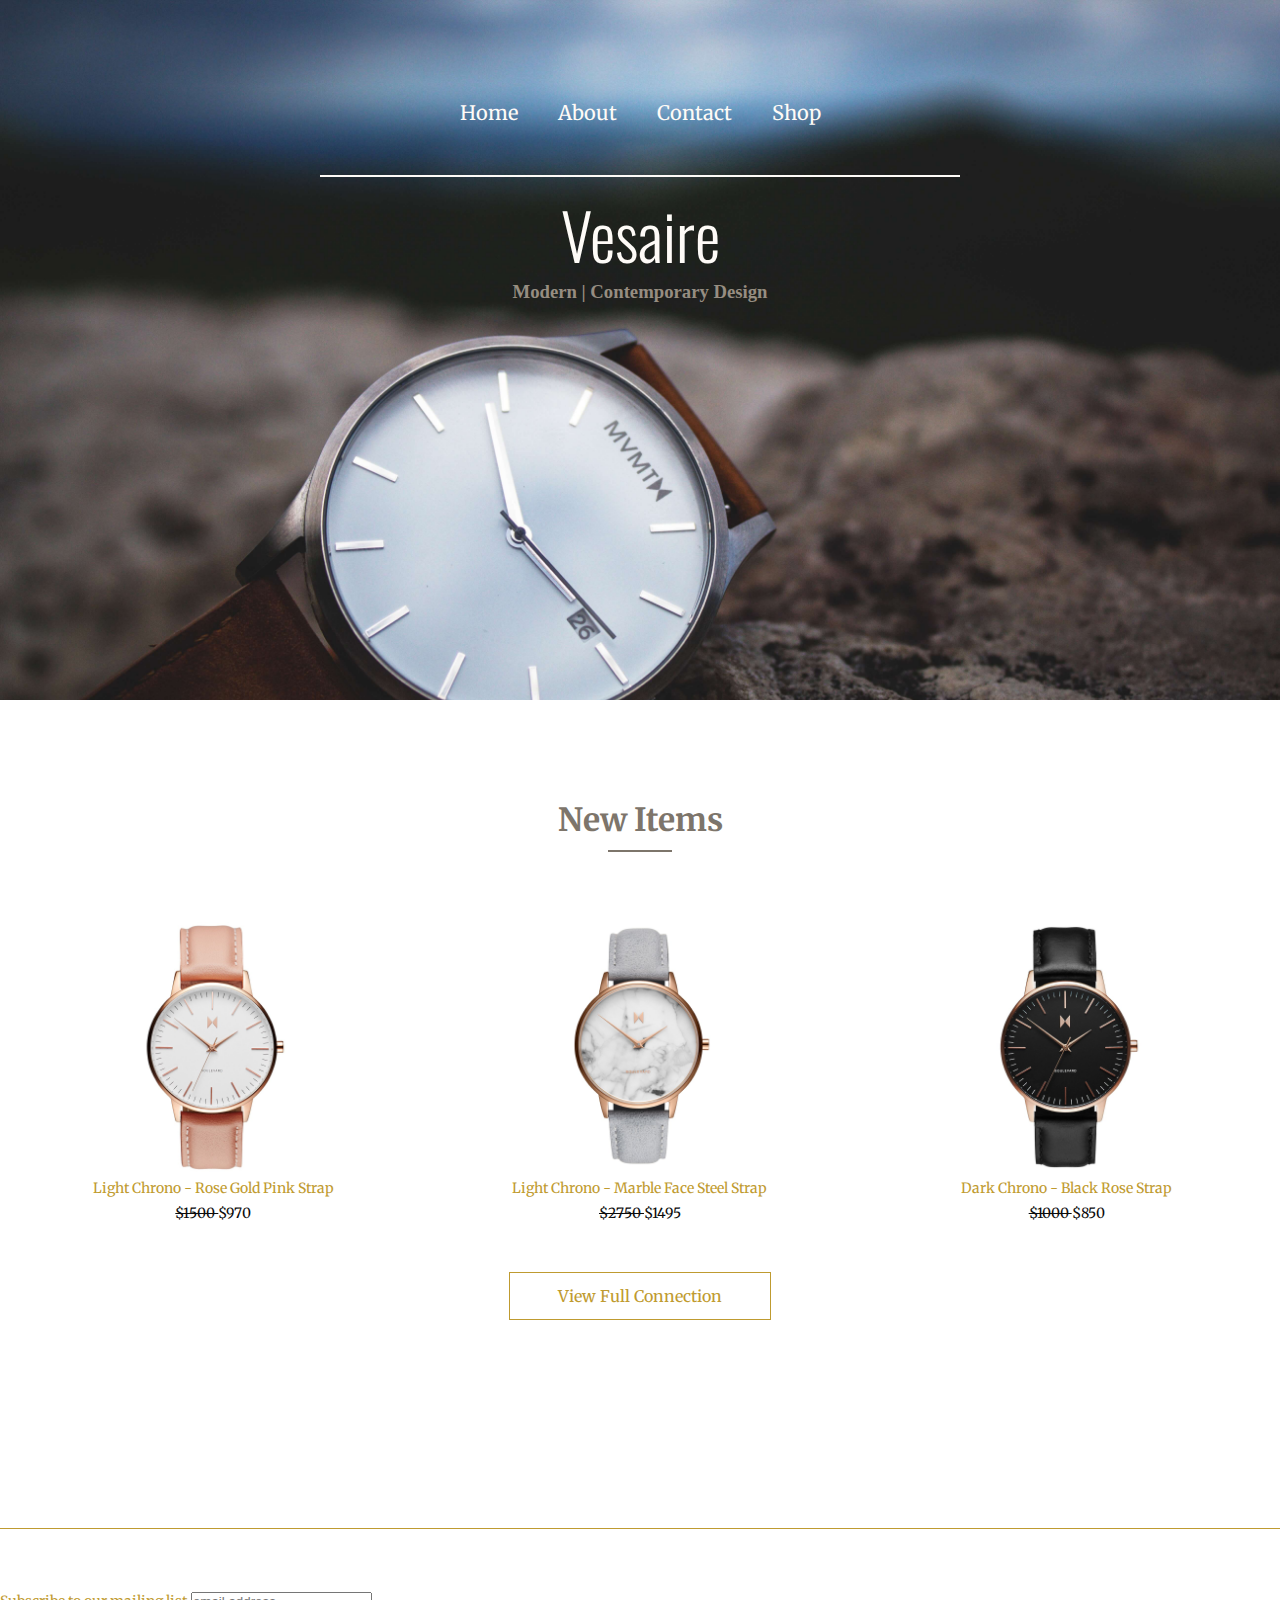
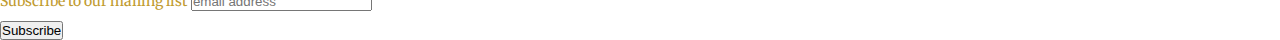
<file: index.html>
<!DOCTYPE html>
<html lang="en">
  <head>
    <meta charset="UTF-8" />
    <meta name="viewport" content="width=device-width, initial-scale=1.0" />
    <meta http-equiv="X-UA-Compatible" content="ie=edge" />
    <title>Vesiare Watch</title>
    <link rel="stylesheet" href="style.css" />
    <link
      href="https://fonts.googleapis.com/css?family=Merriweather"
      rel="stylesheet"
    />
    <link
      href="https://fonts.googleapis.com/css?family=EB+Garamond|Oswald:300"
      rel="stylesheet"
    />
    <link
      rel="stylesheet"
      href="https://use.fontawesome.com/releases/v5.6.3/css/all.css"
      integrity="sha384-UHRtZLI+pbxtHCWp1t77Bi1L4ZtiqrqD80Kn4Z8NTSRyMA2Fd33n5dQ8lWUE00s/"
      crossorigin="anonymous"
    />
  </head>
  <body>
    <div class="top-page">
      <div class="nav-header">
        <a href="/index.html"><p>Home</p></a>
        <a href="/about.html"><p class="nav-bar">About</p></a>
        <a href="/contactform.html"><p class="nav-bar">Contact</p></a>

        <a href="fullcollection.html"><p class="shopping-cart">Shop</p></a>
      </div>
      <div class="line-border"></div>
      <div class="logo">
        <h1 class="focus-in-expand">Vesaire</h1>
        <h3>Modern | Contemporary Design</h3>
      </div>
    </div>
    <div class="second-section">
      <div class="second-header"><h2>New Items</h2></div>
      <div class="line-border3"></div>
      <div class="images-section-2">
        <div class="sec1">
          <img src="IMG/womenwatch.jpg" alt="" />
          <p class="watch-name">Light Chrono - Rose Gold Pink Strap</p>
          <p class="pricing"><span>$1500 </span> $970</p>
        </div>
        <div class="sec2">
          <img src="IMG/womenwatch2.jpg" alt="" />
          <p class="watch-name">Light Chrono - Marble Face Steel Strap</p>
          <p class="pricing"><span>$2750 </span> $1495</p>
        </div>
        <div class="sec3">
          <img src="IMG/womenwatch3.jpg" alt="" />
          <p class="watch-name">Dark Chrono - Black Rose Strap</p>
          <p class="pricing"><span>$1000 </span> $850</p>
        </div>
      </div>
      <div class="btn-wrapper">
        <button
          onclick="window.location.href='fullcollection.html'"
          class="full-collection"
        >
          View Full Connection
        </button>
      </div>
    </div>

    <footer>
      <div class="social-follow">
        <a href="#"><i class="fab fa-facebook-f"></i></a>
        <a href="#"><i class="fab fa-instagram"></i></a>
        <a href="#"><i class="fab fa-google-plus-g"></i></a>
      </div>
      <!-- Begin Mailchimp Signup Form -->
      <link
        href="//cdn-images.mailchimp.com/embedcode/horizontal-slim-10_7.css"
        rel="stylesheet"
        type="text/css"
      />
      <style type="text/css">
        #mc_embed_signup {
          background: #fff;
          font: 14px Helvetica, Arial, sans-serif;
          width: 100%;
        }
      </style>
      <div id="mc_embed_signup">
        <form
          action="https://twitter.us16.list-manage.com/subscribe/post?u=8c19617d7732331f37dd3a0df&amp;id=de77b2911b"
          method="post"
          id="mc-embedded-subscribe-form"
          name="mc-embedded-subscribe-form"
          class="validate"
          target="_blank"
          novalidate
        >
          <div id="mc_embed_signup_scroll">
            <label for="mce-EMAIL">Subscribe to our mailing list</label>
            <input
              type="email"
              value=""
              name="EMAIL"
              class="email"
              id="mce-EMAIL"
              placeholder="email address"
              required
            />
            <!-- real people should not fill this in and expect good things - do not remove this or risk form bot signups-->
            <div style="position: absolute; left: -5000px;" aria-hidden="true">
              <input
                type="text"
                name="b_8c19617d7732331f37dd3a0df_de77b2911b"
                tabindex="-1"
                value=""
              />
            </div>
            <div class="subscribe-btn">
              <input
                type="submit"
                value="Subscribe"
                name="subscribe"
                id="mc-embedded-subscribe"
                class="button"
              />
            </div>
          </div>
        </form>
      </div>

      <!--End mc_embed_signup-->
    </footer>
  </body>
</html>
</file>
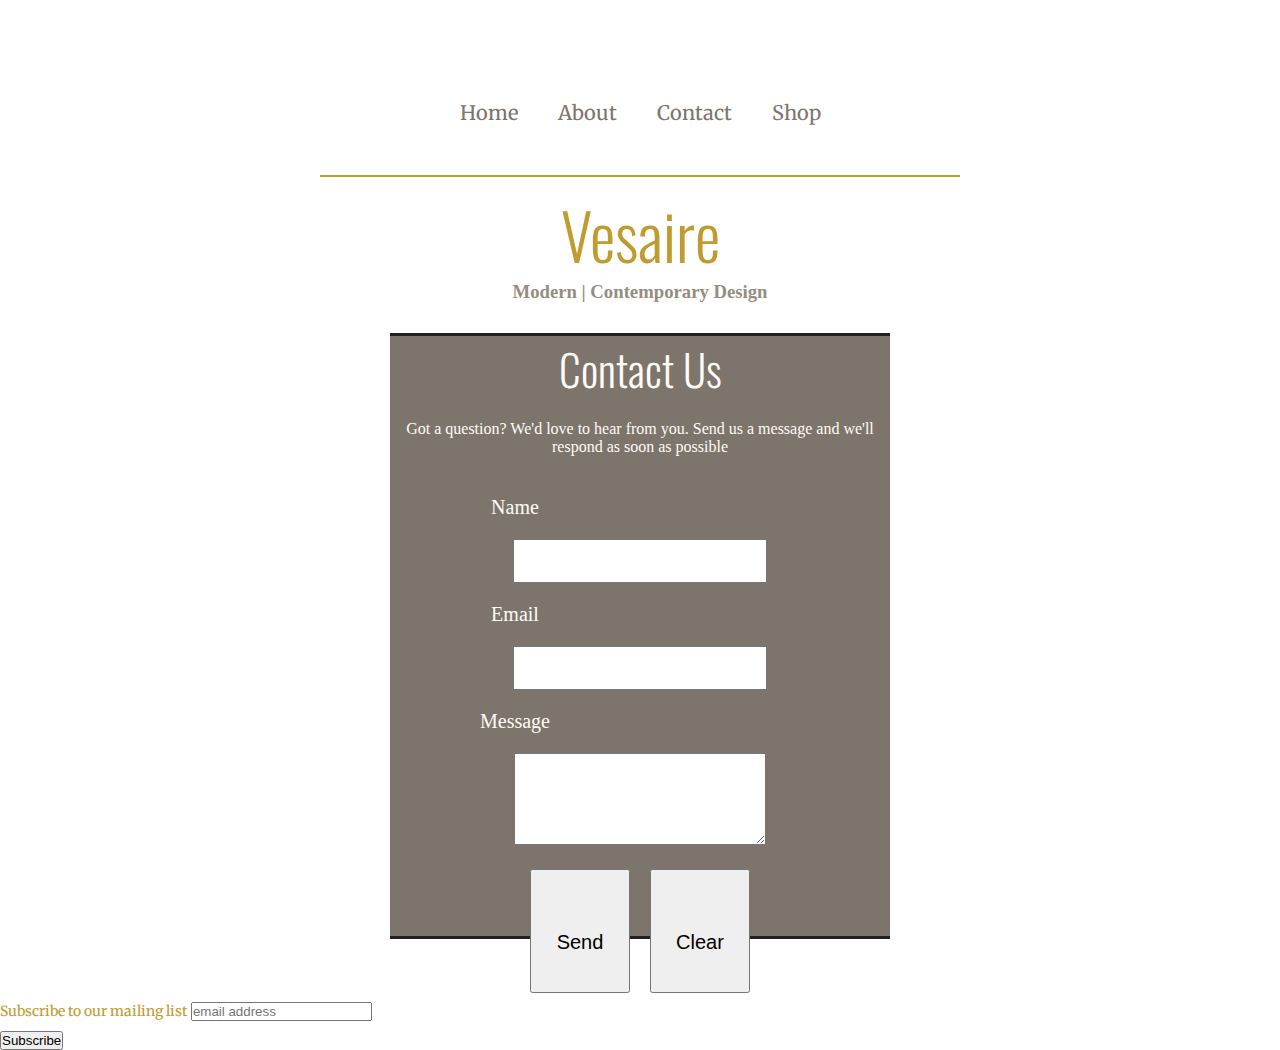
<file: contactform.html>
<!DOCTYPE html>
<html lang="en">
  <head>
    <meta charset="UTF-8" />
    <meta name="viewport" content="width=device-width, initial-scale=1.0" />
    <meta http-equiv="X-UA-Compatible" content="ie=edge" />
    <title>Vesiare Watch | About</title>
    <link rel="stylesheet" href="../style.css" />
    <link
      href="https://fonts.googleapis.com/css?family=Merriweather|Raleway:100"
      rel="stylesheet"
    />
    <link
      href="https://fonts.googleapis.com/css?family=EB+Garamond|Oswald:300"
      rel="stylesheet"
    />
    <link
      rel="stylesheet"
      href="https://use.fontawesome.com/releases/v5.6.3/css/all.css"
      integrity="sha384-UHRtZLI+pbxtHCWp1t77Bi1L4ZtiqrqD80Kn4Z8NTSRyMA2Fd33n5dQ8lWUE00s/"
      crossorigin="anonymous"
    />
  </head>
  <body id="fullcollection">
    <div class="full-page">
      <div class="nav-header">
        <a href="/index.html"><p>Home</p></a>
        <a href="/about.html"><p class="nav-bar">About</p></a>
        <a href="/contactform.html"><p class="nav-bar">Contact</p></a>

        <a href="../fullcollection.html"><p class="shopping-cart">Shop</p></a>
      </div>
      <div class="line-borderfull"></div>
      <div class="logo2">
        <h1 class="focus-in-expandfull">Vesaire</h1>
        <h3>Modern | Contemporary Design</h3>
      </div>
    </div>

    <main id="contact">
      <h1>Contact Us</h1>
      <p>
        Got a question? We'd love to hear from you. Send us a message and we'll
        respond as soon as possible
      </p>
      <form action="mail.php" method="POST">
        <p>Name</p>
        <input type="text" class="form-input" name="name" />
        <p>Email</p>
        <input type="text" class="form-input" name="email" />
        <p>Message</p>
        <textarea name="message" cols="40" rows="6"></textarea>
        <div class="form-btns">
          <input class="contact-send" type="submit" value="Send" /><input
            class="contact-clear"
            type="reset"
            value="Clear"
          />
        </div>
      </form>
    </main>

    <footer>
      <div class="social-follow full">
        <a href="#"><i class="fab fa-facebook-f"></i></a>
        <a href="#"><i class="fab fa-instagram"></i></a>
        <a href="#"><i class="fab fa-google-plus-g"></i></a>
      </div>
      <!-- Begin Mailchimp Signup Form -->
      <link
        href="//cdn-images.mailchimp.com/embedcode/horizontal-slim-10_7.css"
        rel="stylesheet"
        type="text/css"
      />
      <style type="text/css">
        #mc_embed_signup {
          background: #fff;
          font: 14px Helvetica, Arial, sans-serif;
          width: 100%;
        }
      </style>
      <div id="mc_embed_signup">
        <form
          action="https://twitter.us16.list-manage.com/subscribe/post?u=8c19617d7732331f37dd3a0df&amp;id=de77b2911b"
          method="post"
          id="mc-embedded-subscribe-form"
          name="mc-embedded-subscribe-form"
          class="validate"
          target="_blank"
          novalidate
        >
          <div id="mc_embed_signup_scroll">
            <label for="mce-EMAIL">Subscribe to our mailing list</label>
            <input
              type="email"
              value=""
              name="EMAIL"
              class="email"
              id="mce-EMAIL"
              placeholder="email address"
              required
            />
            <!-- real people should not fill this in and expect good things - do not remove this or risk form bot signups-->
            <div style="position: absolute; left: -5000px;" aria-hidden="true">
              <input
                type="text"
                name="b_8c19617d7732331f37dd3a0df_de77b2911b"
                tabindex="-1"
                value=""
              />
            </div>
            <div class="subscribe-btn">
              <input
                type="submit"
                value="Subscribe"
                name="subscribe"
                id="mc-embedded-subscribe"
                class="button"
              />
            </div>
          </div>
        </form>
      </div>

      <!--End mc_embed_signup-->
      <script src="../js/main.js"></script>
    </footer>
  </body>
</html>
</file>
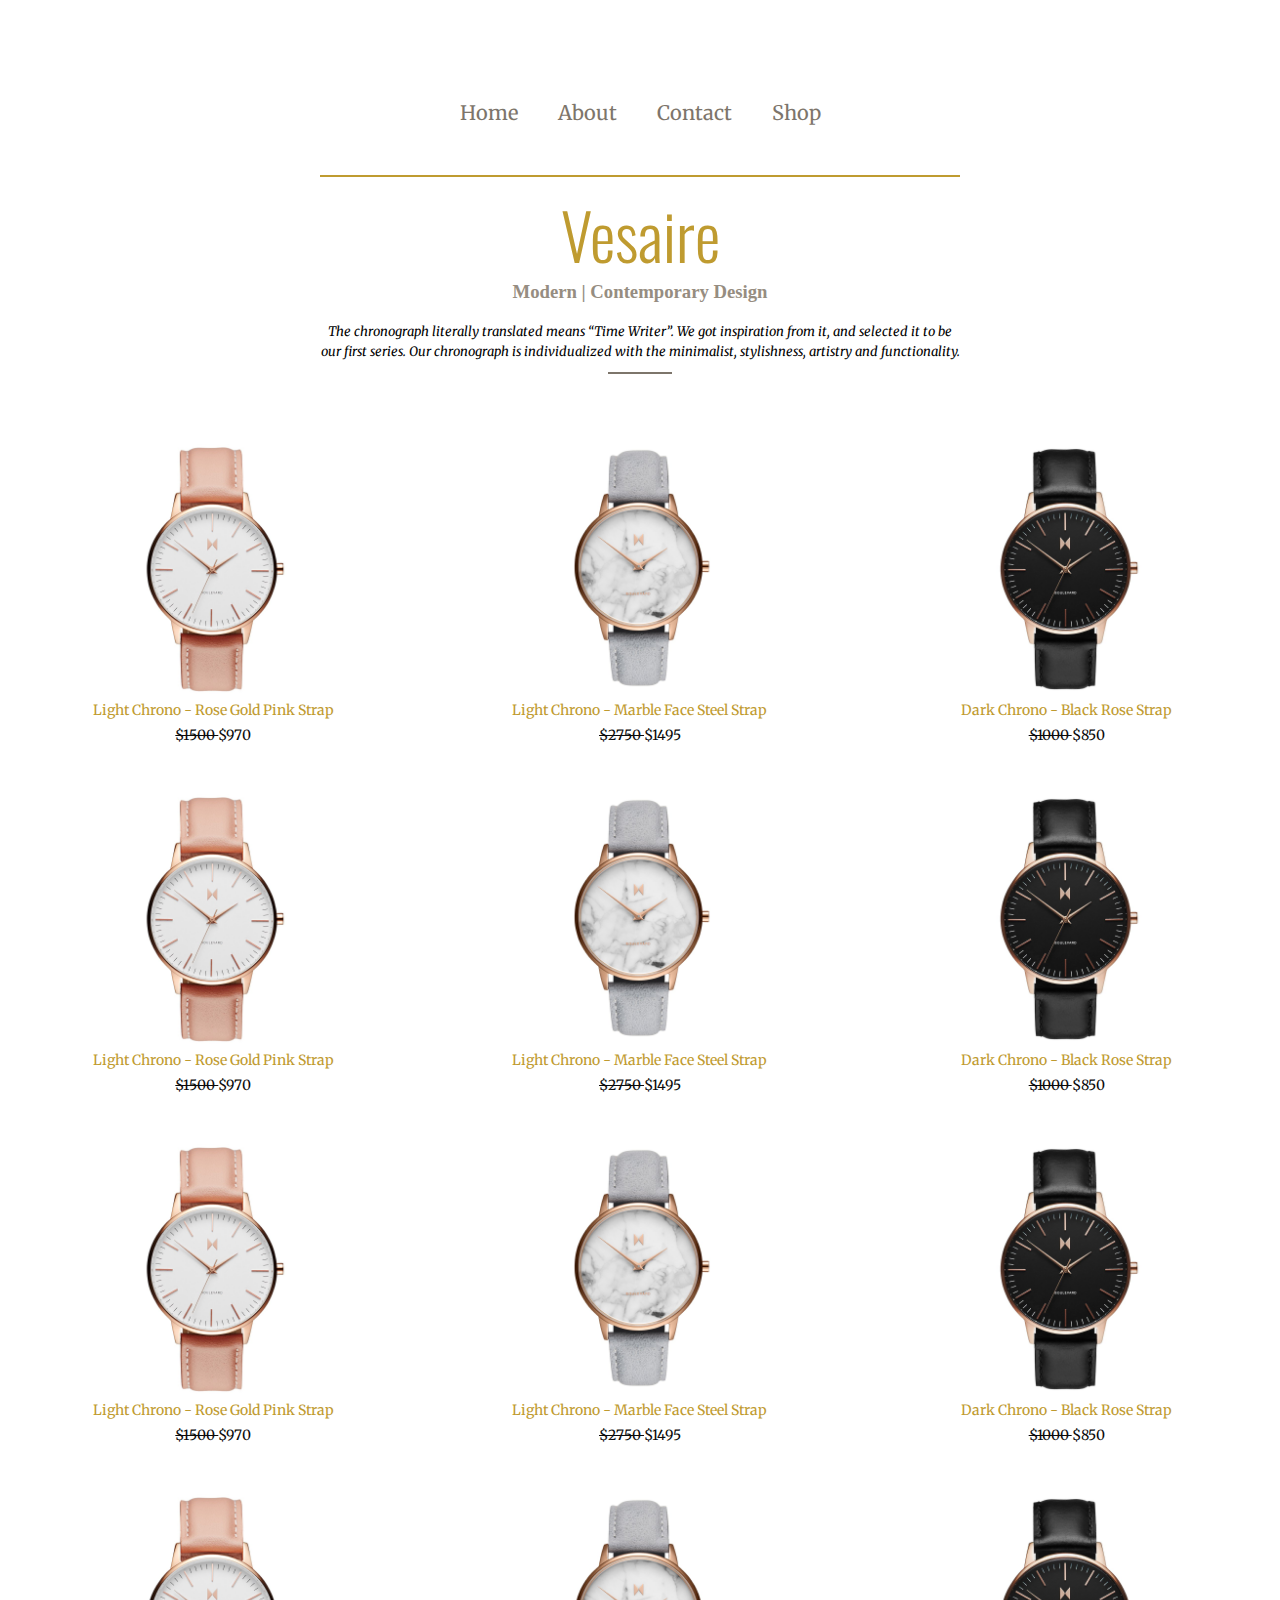
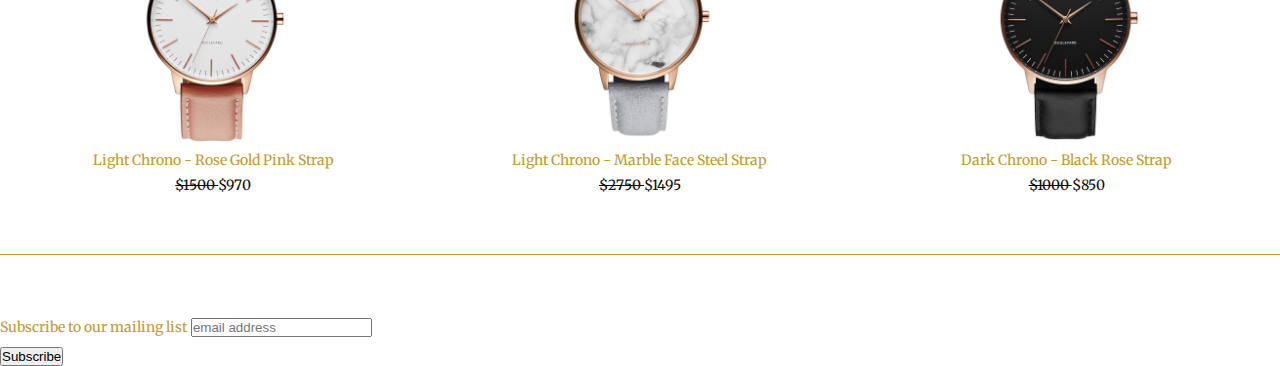
<file: fullcollection.html>
<!DOCTYPE html>
<html lang="en">
  <head>
    <meta charset="UTF-8" />
    <meta name="viewport" content="width=device-width, initial-scale=1.0" />
    <meta http-equiv="X-UA-Compatible" content="ie=edge" />
    <title>Vesiare Watch</title>
    <link rel="stylesheet" href="style.css" />
    <link
      href="https://fonts.googleapis.com/css?family=Merriweather"
      rel="stylesheet"
    />
    <link
      href="https://fonts.googleapis.com/css?family=EB+Garamond|Oswald:300"
      rel="stylesheet"
    />
    <link
      rel="stylesheet"
      href="https://use.fontawesome.com/releases/v5.6.3/css/all.css"
      integrity="sha384-UHRtZLI+pbxtHCWp1t77Bi1L4ZtiqrqD80Kn4Z8NTSRyMA2Fd33n5dQ8lWUE00s/"
      crossorigin="anonymous"
    />
  </head>
  <body id="fullcollection">
    <div class="full-page">
      <div class="nav-header">
        <a href="/index.html"><p>Home</p></a>
        <a href="/about.html"><p class="nav-bar">About</p></a>
        <a href="/contactform.html"><p class="nav-bar">Contact</p></a>

        <a href="/fullcollection.html"><p class="shopping-cart">Shop</p></a>
      </div>
      <div class="line-borderfull"></div>
      <div class="logo2">
        <h1 class="focus-in-expandfull">Vesaire</h1>
        <h3>Modern | Contemporary Design</h3>
      </div>
    </div>
    <div class="second-section">
      <div class="second-header">
        <p>
          The chronograph literally translated means “Time Writer”. We got
          inspiration from it, and selected it to be our first series. Our
          chronograph is individualized with the minimalist, stylishness,
          artistry and functionality.
        </p>
      </div>
      <div class="line-border3"></div>
      <div class="images-section-full">
        <div class="sec1">
          <img src="IMG/womenwatch.jpg" alt="" />
          <a href="Watches/rosegold.html"
            ><p class="watch-name">Light Chrono - Rose Gold Pink Strap</p></a
          >
          <p class="pricing"><span>$1500 </span> $970</p>
        </div>
        <div class="sec2">
          <img src="IMG/womenwatch2.jpg" alt="" />
          <a href="Watches/marble.html"
            ><p class="watch-name">Light Chrono - Marble Face Steel Strap</p></a
          >
          <p class="pricing"><span>$2750 </span> $1495</p>
        </div>
        <div class="sec3">
          <img src="IMG/womenwatch3.jpg" alt="" />
          <a href="Watches/blackrose.html"
            ><p class="watch-name">Dark Chrono - Black Rose Strap</p></a
          >
          <p class="pricing"><span>$1000 </span> $850</p>
        </div>
        <div class="sec1">
          <img src="IMG/womenwatch.jpg" alt="" />
          <a href="Watches/rosegold.html"
            ><p class="watch-name">Light Chrono - Rose Gold Pink Strap</p></a
          >
          <p class="pricing"><span>$1500 </span> $970</p>
        </div>
        <div class="sec2">
          <img src="IMG/womenwatch2.jpg" alt="" />
          <a href="Watches/marble.html"
            ><p class="watch-name">Light Chrono - Marble Face Steel Strap</p></a
          >
          <p class="pricing"><span>$2750 </span> $1495</p>
        </div>
        <div class="sec3">
          <img src="IMG/womenwatch3.jpg" alt="" />
          <a href="Watches/blackrose.html"
            ><p class="watch-name">Dark Chrono - Black Rose Strap</p></a
          >
          <p class="pricing"><span>$1000 </span> $850</p>
        </div>
        <div class="sec1">
          <img src="IMG/womenwatch.jpg" alt="" />
          <a href="Watches/rosegold.html"
            ><p class="watch-name">Light Chrono - Rose Gold Pink Strap</p></a
          >
          <p class="pricing"><span>$1500 </span> $970</p>
        </div>
        <div class="sec2">
          <img src="IMG/womenwatch2.jpg" alt="" />
          <a href="Watches/marble.html"
            ><p class="watch-name">Light Chrono - Marble Face Steel Strap</p></a
          >
          <p class="pricing"><span>$2750 </span> $1495</p>
        </div>
        <div class="sec3">
          <img src="IMG/womenwatch3.jpg" alt="" />
          <a href="Watches/blackrose.html"
            ><p class="watch-name">Dark Chrono - Black Rose Strap</p></a
          >
          <p class="pricing"><span>$1000 </span> $850</p>
        </div>
        <div class="sec1">
          <img src="IMG/womenwatch.jpg" alt="" />
          <a href="Watches/rosegold.html"
            ><p class="watch-name">Light Chrono - Rose Gold Pink Strap</p></a
          >
          <p class="pricing"><span>$1500 </span> $970</p>
        </div>
        <div class="sec2">
          <img src="IMG/womenwatch2.jpg" alt="" />
          <a href="Watches/marble.html"
            ><p class="watch-name">Light Chrono - Marble Face Steel Strap</p></a
          >
          <p class="pricing"><span>$2750 </span> $1495</p>
        </div>
        <div class="sec3">
          <img src="IMG/womenwatch3.jpg" alt="" />
          <a href="Watches/blackrose.html"
            ><p class="watch-name">Dark Chrono - Black Rose Strap</p></a
          >
          <p class="pricing"><span>$1000 </span> $850</p>
        </div>
      </div>
    </div>

    <footer>
      <div class="social-follow full">
        <a href="#"><i class="fab fa-facebook-f"></i></a>
        <a href="#"><i class="fab fa-instagram"></i></a>
        <a href="#"><i class="fab fa-google-plus-g"></i></a>
      </div>
      <!-- Begin Mailchimp Signup Form -->
      <link
        href="//cdn-images.mailchimp.com/embedcode/horizontal-slim-10_7.css"
        rel="stylesheet"
        type="text/css"
      />
      <style type="text/css">
        #mc_embed_signup {
          background: #fff;
          font: 14px Helvetica, Arial, sans-serif;
          width: 100%;
        }
      </style>
      <div id="mc_embed_signup">
        <form
          action="https://twitter.us16.list-manage.com/subscribe/post?u=8c19617d7732331f37dd3a0df&amp;id=de77b2911b"
          method="post"
          id="mc-embedded-subscribe-form"
          name="mc-embedded-subscribe-form"
          class="validate"
          target="_blank"
          novalidate
        >
          <div id="mc_embed_signup_scroll">
            <label for="mce-EMAIL">Subscribe to our mailing list</label>
            <input
              type="email"
              value=""
              name="EMAIL"
              class="email"
              id="mce-EMAIL"
              placeholder="email address"
              required
            />
            <!-- real people should not fill this in and expect good things - do not remove this or risk form bot signups-->
            <div style="position: absolute; left: -5000px;" aria-hidden="true">
              <input
                type="text"
                name="b_8c19617d7732331f37dd3a0df_de77b2911b"
                tabindex="-1"
                value=""
              />
            </div>
            <div class="subscribe-btn">
              <input
                type="submit"
                value="Subscribe"
                name="subscribe"
                id="mc-embedded-subscribe"
                class="button"
              />
            </div>
          </div>
        </form>
      </div>

      <!--End mc_embed_signup-->
    </footer>
  </body>
</html>
</file>
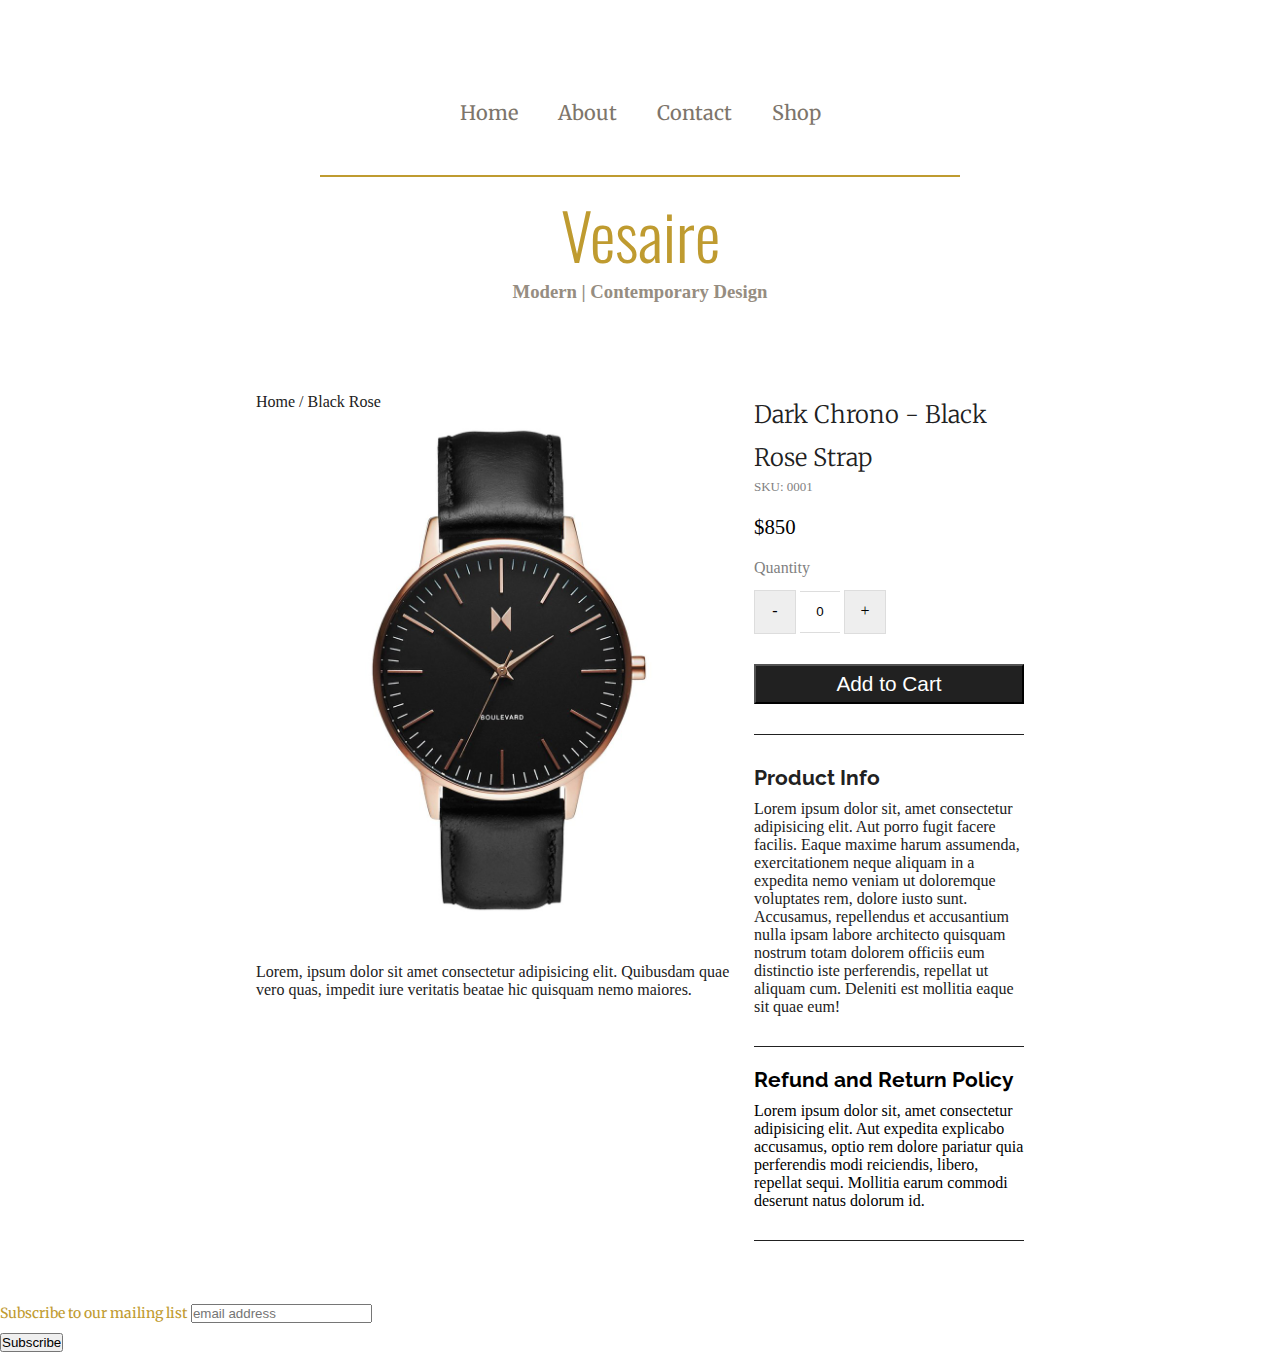
<file: Watches/blackrose.html>
<!DOCTYPE html>
<html lang="en">
  <head>
    <meta charset="UTF-8" />
    <meta name="viewport" content="width=device-width, initial-scale=1.0" />
    <meta http-equiv="X-UA-Compatible" content="ie=edge" />
    <title>Vesiare Watch | Black Rose</title>
    <link rel="stylesheet" href="../style.css" />
    <link
      href="https://fonts.googleapis.com/css?family=Merriweather|Raleway:100"
      rel="stylesheet"
    />
    <link
      href="https://fonts.googleapis.com/css?family=EB+Garamond|Oswald:300"
      rel="stylesheet"
    />
    <link
      rel="stylesheet"
      href="https://use.fontawesome.com/releases/v5.6.3/css/all.css"
      integrity="sha384-UHRtZLI+pbxtHCWp1t77Bi1L4ZtiqrqD80Kn4Z8NTSRyMA2Fd33n5dQ8lWUE00s/"
      crossorigin="anonymous"
    />
  </head>
  <body id="fullcollection">
    <div class="full-page">
      <div class="nav-header">
        <a href="/index.html"><p>Home</p></a>
        <a href="/about.html"><p class="nav-bar">About</p></a>
        <a href="/contactform.html"><p class="nav-bar">Contact</p></a>

        <a href="../fullcollection.html"><p class="shopping-cart">Shop</p></a>
      </div>
      <div class="line-borderfull"></div>
      <div class="logo2">
        <h1 class="focus-in-expandfull">Vesaire</h1>
        <h3>Modern | Contemporary Design</h3>
      </div>
    </div>

    <main id="rosegold">
      <div class="description">
        <div class="firsthalf-descr">
          <p class="short-url">Home / Black Rose</p>
          <img src="../IMG/womenwatch3.jpg" alt="" />
          <p>
                Lorem, ipsum dolor sit amet consectetur adipisicing elit. Quibusdam quae vero quas, impedit iure veritatis beatae hic quisquam nemo maiores.
          </p>
        </div>
        <div class="secondhalf-descr">
          <h2>Dark Chrono - Black Rose Strap</h2>
          <h6>SKU: 0001</h6>
          <p class="cost header-sz">$850</p>

          <div class="quantity">
            <p>Quantity</p>
            <form#input-form>
              <div
                class="value-button"
                id="decrease"
                onclick="decreaseValue()"
                value="Decrease Value"
              >
                -
              </div>
              <input type="number" id="number" value="0" />
              <div
                class="value-button"
                id="increase"
                onclick="increaseValue()"
                value="Increase Value"
              >
                +
              </div>
              <button class="addtocart">Add to Cart</button>
            </form>
        </div>
            <!-- Product information -->
            <div class="product-info">
                <h5 class="header-sz">Product Info</h5>
                <p>Lorem ipsum dolor sit, amet consectetur adipisicing elit. Aut porro fugit facere facilis. Eaque maxime harum assumenda, exercitationem neque aliquam in a expedita nemo veniam ut doloremque voluptates rem, dolore iusto sunt. Accusamus, repellendus et accusantium nulla ipsam labore architecto quisquam nostrum totam dolorem officiis eum distinctio iste perferendis, repellat ut aliquam cum. Deleniti est mollitia eaque sit quae eum!</p>
            </div>
            <!-- Return and Return Policy-->
            <div class="product-return">
                    <h5 class="header-sz">Refund and Return Policy</h5>
                    <p>Lorem ipsum dolor sit, amet consectetur adipisicing elit. Aut expedita explicabo accusamus, optio rem dolore pariatur quia perferendis modi reiciendis, libero, repellat sequi. Mollitia earum commodi deserunt natus dolorum id.</p>
                </div>
        </div>
      </div>
    </main>

    <footer>
      <div class="social-follow full">
        <a href="#"><i class="fab fa-facebook-f"></i></a>
        <a href="#"><i class="fab fa-instagram"></i></a>
        <a href="#"><i class="fab fa-google-plus-g"></i></a>
      </div>
      <!-- Begin Mailchimp Signup Form -->
      <link
        href="//cdn-images.mailchimp.com/embedcode/horizontal-slim-10_7.css"
        rel="stylesheet"
        type="text/css"
      />
      <style type="text/css">
        #mc_embed_signup {
          background: #fff;
          font: 14px Helvetica, Arial, sans-serif;
          width: 100%;
        }
      </style>
      <div id="mc_embed_signup">
        <form
          action="https://twitter.us16.list-manage.com/subscribe/post?u=8c19617d7732331f37dd3a0df&amp;id=de77b2911b"
          method="post"
          id="mc-embedded-subscribe-form"
          name="mc-embedded-subscribe-form"
          class="validate"
          target="_blank"
          novalidate
        >
          <div id="mc_embed_signup_scroll">
            <label for="mce-EMAIL">Subscribe to our mailing list</label>
            <input
              type="email"
              value=""
              name="EMAIL"
              class="email"
              id="mce-EMAIL"
              placeholder="email address"
              required
            />
            <!-- real people should not fill this in and expect good things - do not remove this or risk form bot signups-->
            <div style="position: absolute; left: -5000px;" aria-hidden="true">
              <input
                type="text"
                name="b_8c19617d7732331f37dd3a0df_de77b2911b"
                tabindex="-1"
                value=""
              />
            </div>
            <div class="subscribe-btn">
              <input
                type="submit"
                value="Subscribe"
                name="subscribe"
                id="mc-embedded-subscribe"
                class="button"
              />
            </div>
          </div>
        </form>
      </div>

      <!--End mc_embed_signup-->
      <script src="../js/main.js"></script>
    </footer>
  </body>
</html>
</file>
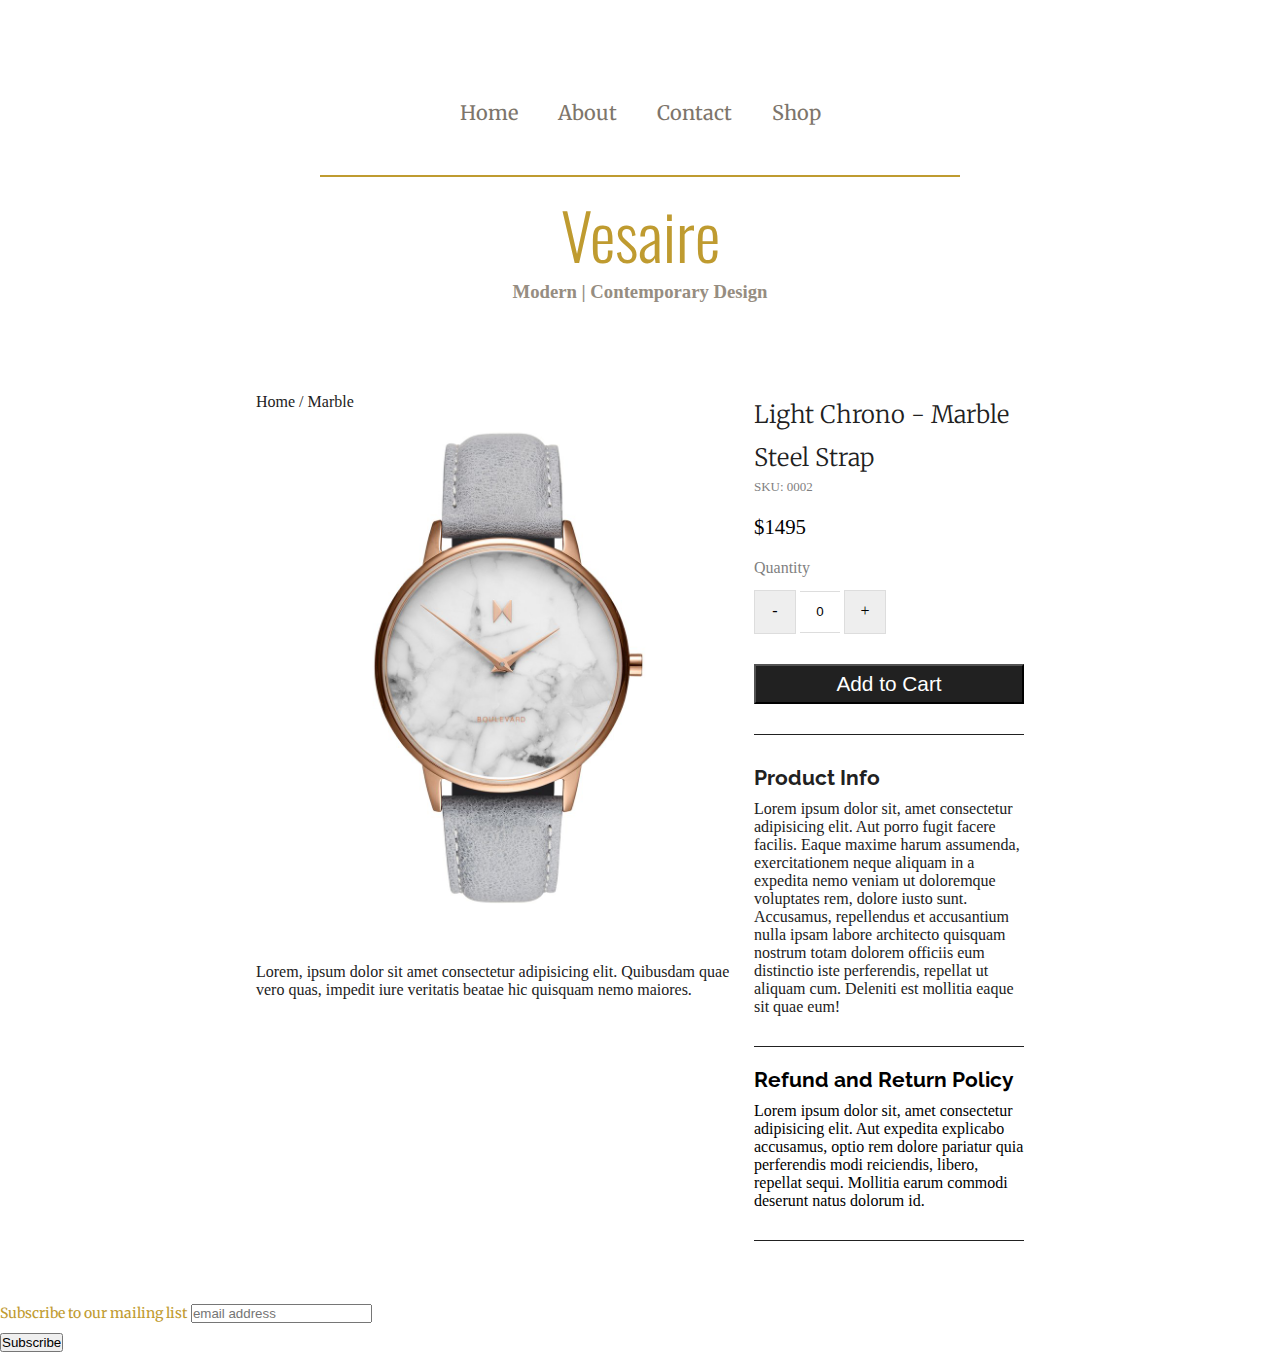
<file: Watches/marble.html>
<!DOCTYPE html>
<html lang="en">
  <head>
    <meta charset="UTF-8" />
    <meta name="viewport" content="width=device-width, initial-scale=1.0" />
    <meta http-equiv="X-UA-Compatible" content="ie=edge" />
    <title>Vesiare Watch | Marble</title>
    <link rel="stylesheet" href="../style.css" />
    <link
      href="https://fonts.googleapis.com/css?family=Merriweather|Raleway:100"
      rel="stylesheet"
    />
    <link
      href="https://fonts.googleapis.com/css?family=EB+Garamond|Oswald:300"
      rel="stylesheet"
    />
    <link
      rel="stylesheet"
      href="https://use.fontawesome.com/releases/v5.6.3/css/all.css"
      integrity="sha384-UHRtZLI+pbxtHCWp1t77Bi1L4ZtiqrqD80Kn4Z8NTSRyMA2Fd33n5dQ8lWUE00s/"
      crossorigin="anonymous"
    />
  </head>
  <body id="fullcollection">
    <div class="full-page">
      <div class="nav-header">
        <a href="/index.html"><p>Home</p></a>
        <a href="/about.html"><p class="nav-bar">About</p></a>
        <a href="/contactform.html"><p class="nav-bar">Contact</p></a>

        <a href="../fullcollection.html"><p class="shopping-cart">Shop</p></a>
      </div>
      <div class="line-borderfull"></div>
      <div class="logo2">
        <h1 class="focus-in-expandfull">Vesaire</h1>
        <h3>Modern | Contemporary Design</h3>
      </div>
    </div>

    <main id="rosegold">
      <div class="description">
        <div class="firsthalf-descr">
          <p class="short-url">Home / Marble</p>
          <img src="../IMG/womenwatch2.jpg" alt="" />
          <p>
                Lorem, ipsum dolor sit amet consectetur adipisicing elit. Quibusdam quae vero quas, impedit iure veritatis beatae hic quisquam nemo maiores.
          </p>
        </div>
        <div class="secondhalf-descr">
          <h2>Light Chrono - Marble Steel Strap</h2>
          <h6>SKU: 0002</h6>
          <p class="cost header-sz">$1495</p>

          <div class="quantity">
            <p>Quantity</p>
            <form#input-form>
              <div
                class="value-button"
                id="decrease"
                onclick="decreaseValue()"
                value="Decrease Value"
              >
                -
              </div>
              <input type="number" id="number" value="0" />
              <div
                class="value-button"
                id="increase"
                onclick="increaseValue()"
                value="Increase Value"
              >
                +
              </div>
              <button class="addtocart">Add to Cart</button>
            </form>
        </div>
            <!-- Product information -->
            <div class="product-info">
                <h5 class="header-sz">Product Info</h5>
                <p>Lorem ipsum dolor sit, amet consectetur adipisicing elit. Aut porro fugit facere facilis. Eaque maxime harum assumenda, exercitationem neque aliquam in a expedita nemo veniam ut doloremque voluptates rem, dolore iusto sunt. Accusamus, repellendus et accusantium nulla ipsam labore architecto quisquam nostrum totam dolorem officiis eum distinctio iste perferendis, repellat ut aliquam cum. Deleniti est mollitia eaque sit quae eum!</p>
            </div>
            <!-- Return and Return Policy-->
            <div class="product-return">
                    <h5 class="header-sz">Refund and Return Policy</h5>
                    <p>Lorem ipsum dolor sit, amet consectetur adipisicing elit. Aut expedita explicabo accusamus, optio rem dolore pariatur quia perferendis modi reiciendis, libero, repellat sequi. Mollitia earum commodi deserunt natus dolorum id.</p>
                </div>
        </div>
      </div>
    </main>

    <footer>
      <div class="social-follow full">
        <a href="#"><i class="fab fa-facebook-f"></i></a>
        <a href="#"><i class="fab fa-instagram"></i></a>
        <a href="#"><i class="fab fa-google-plus-g"></i></a>
      </div>
      <!-- Begin Mailchimp Signup Form -->
      <link
        href="//cdn-images.mailchimp.com/embedcode/horizontal-slim-10_7.css"
        rel="stylesheet"
        type="text/css"
      />
      <style type="text/css">
        #mc_embed_signup {
          background: #fff;
          font: 14px Helvetica, Arial, sans-serif;
          width: 100%;
        }
      </style>
      <div id="mc_embed_signup">
        <form
          action="https://twitter.us16.list-manage.com/subscribe/post?u=8c19617d7732331f37dd3a0df&amp;id=de77b2911b"
          method="post"
          id="mc-embedded-subscribe-form"
          name="mc-embedded-subscribe-form"
          class="validate"
          target="_blank"
          novalidate
        >
          <div id="mc_embed_signup_scroll">
            <label for="mce-EMAIL">Subscribe to our mailing list</label>
            <input
              type="email"
              value=""
              name="EMAIL"
              class="email"
              id="mce-EMAIL"
              placeholder="email address"
              required
            />
            <!-- real people should not fill this in and expect good things - do not remove this or risk form bot signups-->
            <div style="position: absolute; left: -5000px;" aria-hidden="true">
              <input
                type="text"
                name="b_8c19617d7732331f37dd3a0df_de77b2911b"
                tabindex="-1"
                value=""
              />
            </div>
            <div class="subscribe-btn">
              <input
                type="submit"
                value="Subscribe"
                name="subscribe"
                id="mc-embedded-subscribe"
                class="button"
              />
            </div>
          </div>
        </form>
      </div>

      <!--End mc_embed_signup-->
      <script src="../js/main.js"></script>
    </footer>
  </body>
</html>
</file>
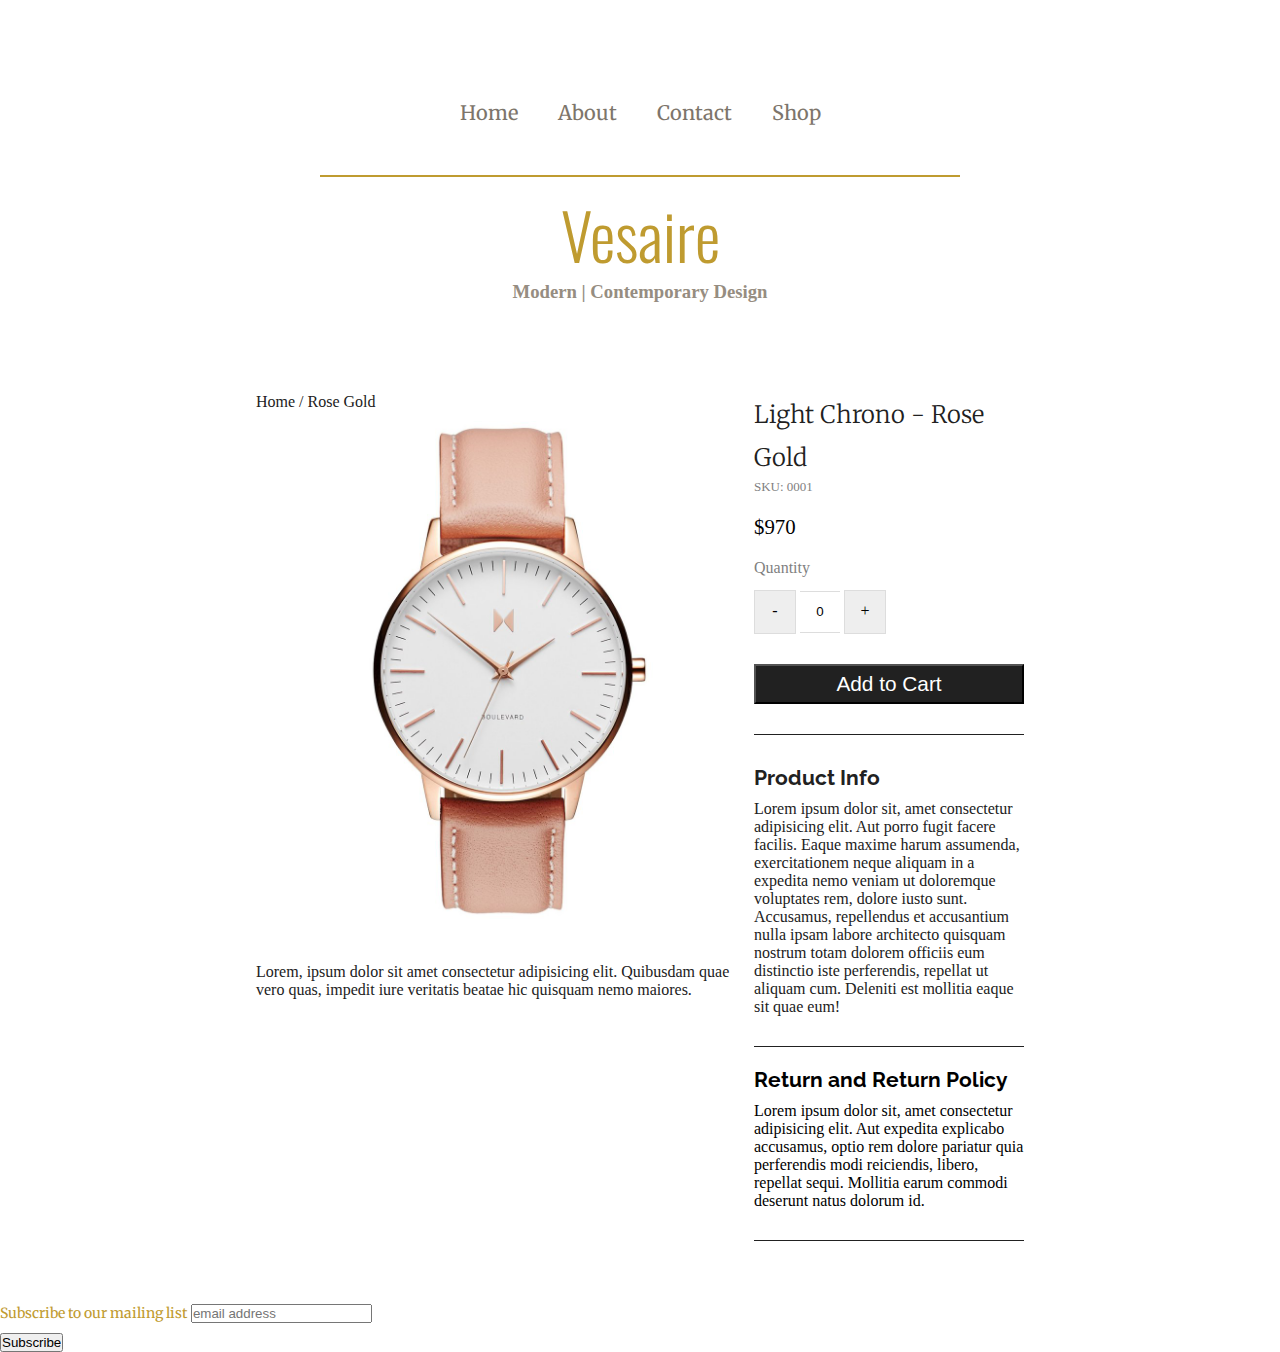
<file: Watches/rosegold.html>
<!DOCTYPE html>
<html lang="en">
  <head>
    <meta charset="UTF-8" />
    <meta name="viewport" content="width=device-width, initial-scale=1.0" />
    <meta http-equiv="X-UA-Compatible" content="ie=edge" />
    <title>Vesiare Watch | Rose Gold</title>
    <link rel="stylesheet" href="../style.css" />
    <link
      href="https://fonts.googleapis.com/css?family=Merriweather|Raleway:100"
      rel="stylesheet"
    />
    <link
      href="https://fonts.googleapis.com/css?family=EB+Garamond|Oswald:300"
      rel="stylesheet"
    />
    <link
      rel="stylesheet"
      href="https://use.fontawesome.com/releases/v5.6.3/css/all.css"
      integrity="sha384-UHRtZLI+pbxtHCWp1t77Bi1L4ZtiqrqD80Kn4Z8NTSRyMA2Fd33n5dQ8lWUE00s/"
      crossorigin="anonymous"
    />
  </head>
  <body id="fullcollection">
    <div class="full-page">
      <div class="nav-header">
        <a href="/index.html"><p>Home</p></a>
        <a href="#"><p class="nav-bar">About</p></a>
        <a href="#"><p class="nav-bar">Contact</p></a>

        <a href="../fullcollection.html"><p class="shopping-cart">Shop</p></a>
      </div>
      <div class="line-borderfull"></div>
      <div class="logo2">
        <h1 class="focus-in-expandfull">Vesaire</h1>
        <h3>Modern | Contemporary Design</h3>
      </div>
    </div>

    <main id="rosegold">
      <div class="description">
        <div class="firsthalf-descr">
          <p class="short-url">Home / Rose Gold</p>
          <img src="../IMG/womenwatch.jpg" alt="" />
          <p>
            Lorem, ipsum dolor sit amet consectetur adipisicing elit. Quibusdam quae vero quas, impedit iure veritatis beatae hic quisquam nemo maiores.
          </p>
        </div>
        <div class="secondhalf-descr">
          <h2>Light Chrono - Rose Gold</h2>
          <h6>SKU: 0001</h6>
          <p class="cost header-sz">$970</p>

          <div class="quantity">
            <p>Quantity</p>
            <form#input-form>
              <div
                class="value-button"
                id="decrease"
                onclick="decreaseValue()"
                value="Decrease Value"
              >
                -
              </div>
              <input type="number" id="number" value="0" />
              <div
                class="value-button"
                id="increase"
                onclick="increaseValue()"
                value="Increase Value"
              >
                +
              </div>
              <button class="addtocart">Add to Cart</button>
            </form>
        </div>
            <!-- Product information -->
            <div class="product-info">
                <h5 class="header-sz">Product Info</h5>
                <p>Lorem ipsum dolor sit, amet consectetur adipisicing elit. Aut porro fugit facere facilis. Eaque maxime harum assumenda, exercitationem neque aliquam in a expedita nemo veniam ut doloremque voluptates rem, dolore iusto sunt. Accusamus, repellendus et accusantium nulla ipsam labore architecto quisquam nostrum totam dolorem officiis eum distinctio iste perferendis, repellat ut aliquam cum. Deleniti est mollitia eaque sit quae eum!</p>
            </div>
            <!-- Return and Return Policy-->
            <div class="product-return">
                    <h5 class="header-sz">Return and Return Policy</h5>
                    <p>Lorem ipsum dolor sit, amet consectetur adipisicing elit. Aut expedita explicabo accusamus, optio rem dolore pariatur quia perferendis modi reiciendis, libero, repellat sequi. Mollitia earum commodi deserunt natus dolorum id.</p>
                </div>
        </div>
      </div>
    </main>

    <footer>
      <div class="social-follow full">
        <a href="#"><i class="fab fa-facebook-f"></i></a>
        <a href="#"><i class="fab fa-instagram"></i></a>
        <a href="#"><i class="fab fa-google-plus-g"></i></a>
      </div>
      <!-- Begin Mailchimp Signup Form -->
      <link
        href="//cdn-images.mailchimp.com/embedcode/horizontal-slim-10_7.css"
        rel="stylesheet"
        type="text/css"
      />
      <style type="text/css">
        #mc_embed_signup {
          background: #fff;
          font: 14px Helvetica, Arial, sans-serif;
          width: 100%;
        }
      </style>
      <div id="mc_embed_signup">
        <form
          action="https://twitter.us16.list-manage.com/subscribe/post?u=8c19617d7732331f37dd3a0df&amp;id=de77b2911b"
          method="post"
          id="mc-embedded-subscribe-form"
          name="mc-embedded-subscribe-form"
          class="validate"
          target="_blank"
          novalidate
        >
          <div id="mc_embed_signup_scroll">
            <label for="mce-EMAIL">Subscribe to our mailing list</label>
            <input
              type="email"
              value=""
              name="EMAIL"
              class="email"
              id="mce-EMAIL"
              placeholder="email address"
              required
            />
            <!-- real people should not fill this in and expect good things - do not remove this or risk form bot signups-->
            <div style="position: absolute; left: -5000px;" aria-hidden="true">
              <input
                type="text"
                name="b_8c19617d7732331f37dd3a0df_de77b2911b"
                tabindex="-1"
                value=""
              />
            </div>
            <div class="subscribe-btn">
              <input
                type="submit"
                value="Subscribe"
                name="subscribe"
                id="mc-embedded-subscribe"
                class="button"
              />
            </div>
          </div>
        </form>
      </div>

      <!--End mc_embed_signup-->
      <script src="../js/main.js"></script>
    </footer>
  </body>
</html>
</file>
<file: style.css>
* {
  margin: 0;
  padding: 0;
}

.focus-in-expand {
  -webkit-animation: focus-in-expand 0.8s cubic-bezier(0.25, 0.46, 0.45, 0.94)
    both;
  animation: focus-in-expand 1.3s cubic-bezier(0.25, 0.46, 0.45, 0.94) both;
}

@-webkit-keyframes focus-in-expand {
  0% {
    letter-spacing: -0.5em;
    -webkit-filter: blur(12px);
    filter: blur(12px);
    opacity: 0;
  }
  100% {
    -webkit-filter: blur(0);
    filter: blur(0);
    opacity: 1;
  }
}
@keyframes focus-in-expand {
  0% {
    letter-spacing: -0.5em;
    -webkit-filter: blur(12px);
    filter: blur(12px);
    opacity: 0;
  }
  100% {
    -webkit-filter: blur(0);
    filter: blur(0);
    opacity: 1;
  }
}

.top-page {
  background: url(IMG/watch1compress.jpg);
  background-repeat: no-repeat;
  background-size: cover;
  width: 100vw;
  height: 700px;
}

.full-page {
}
.full-page .nav-header p {
  color: #7d756b;
  font-size: 20px;
  font-family: "Merriweather", serif;
  display: flex;
  flex-direction: column;
  margin: 100px 20px 50px 20px;
}

.nav-header {
  display: flex;
  justify-content: center;
  align-items: center;
}

.nav-header a {
  text-decoration: none;
}
.nav-header p {
  display: flex;
  flex-direction: column;
  margin: 100px 20px 50px 20px;
  color: #fefbf7;
  font-size: 20px;
  font-family: "Merriweather", serif;
}

.nav-header p:hover {
  color: #bf9b30;
  font-size: 20px;
  font-family: "Merriweather", serif;
  transition: 0.5s;
}

.line-border {
  border-bottom: 2px solid #fefbf7;
  width: 50vw;
  text-align: center;
  margin: 0 auto;
  margin-bottom: 10px;
}

.line-borderfull {
  border-bottom: 2px solid #bf9b30;
  width: 50vw;
  text-align: center;
  margin: 0 auto;
  margin-bottom: 10px;
}

.focus-in-expandfull {
  color: #bf9b30;
}

.line-border3 {
  border-bottom: 2px solid #7d756b;
  width: 5vw;
  text-align: center;
  margin: 0 auto;
  margin-top: 10px;
  margin-bottom: 20px;
}

.logo {
  margin: 0 auto;
}

.logo h1 {
  font-size: 4rem;
  font-family: "Oswald", sans-serif;
  font-weight: 300;
  color: #fefbf7;
  text-align: center;
  -webkit-font-smoothing: antialiased;
}
.logo2 h1 {
  font-size: 4rem;
  font-family: "Oswald", sans-serif;
  font-weight: 300;
  color: #bf9b30;
  text-align: center;
  -webkit-font-smoothing: antialiased;
}
.logo h3,
.logo2 h3 {
  text-align: center;
  color: #968d81;
}

.second-header h2 {
  text-align: center;
  margin: 100px 0 0 0;
  font-size: 2rem;
  font-family: "Merriweather", serif;
  color: #7d756b;
}

.images-section-2 {
  display: grid;
  grid-template-columns: 1fr 1fr 1fr;
  overflow: hidden;
}

.images-section-full {
  display: grid;
  grid-template-columns: 1fr 1fr 1fr;
  overflow: hidden;
}

#fullcollection .images-section-full {
  margin-bottom: 60px;
}
.watch-name {
  text-align: center;
}
.sec1,
.sec2,
.sec3 {
  display: grid;
  grid-template-columns: 1fr;
}
.sec1 a,
.sec2 a,
.sec3 a {
  text-decoration: none;
}
.images-section-2 img {
  width: 250px;
  margin: 0 auto;
  padding-top: 50px;
}

.images-section-full img {
  width: 250px;
  margin: 0 auto;
  padding-top: 50px;
}

.watch-name {
  margin: 7px;
  font-size: 14px;
  font-family: "Merriweather", serif;
  color: #bf9b30;
}
.pricing {
  text-align: center;
  font-family: "Merriweather", serif;
  font-size: 14px;
  color: #0c0c0c;
}

.sec1:hover,
.sec2:hover,
.sec3:hover {
  opacity: 0.5;
  transition: all 0.4s;
}

.pricing span {
  text-decoration: line-through;
}
.btn-wrapper {
  display: flex;
  text-align: center;
  justify-content: center;
}
.full-collection {
  display: flex;
  margin-top: 50px;
  font-size: 1rem;
  padding: 0.8rem 3rem;
  background: transparent;
  color: #bf9b30;
  border: 1px solid #bf9b30;
  font-family: "Merriweather", serif;
  margin-bottom: 13rem;
}

.full-collection:hover {
  background: #bf9b30;
  color: #fefbf7;
  border: 1px solid #bf9b30;
  transition: 0.8s;
}

.second-section {
  border-bottom: 1px solid #bf9b30;
}

.second-header {
  width: 50vw;
  margin: 0 auto;
  margin-top: 1.2rem;
}
.second-header p {
  font-family: "Merriweather", serif;
  font-size: 13px;
  line-height: 20px;
  text-align: center;
  font-style: italic;
}
/* Footer */

.social-follow a i {
  margin-top: 50px;
  margin-right: 10px;
  font-size: 20px;
  text-align: center;
}

.social-follow a {
  color: #939393;
}
.social-follow a:hover {
  color: #848484;
}
.social-follow {
  text-align: center;
  margin-bottom: 40px;
  color: #939393;
}

.subscribe-btn {
  margin-top: 10px;
  font-family: "Merriweather", serif;
}

#mc_embed_signup_scroll label {
  font-family: "Merriweather", serif;
  color: #bf9b30;
}

/*Input Button*/

form#input-form {
  width: 300px;

  text-align: center;
  padding-top: 50px;
}

.value-button {
  display: inline-block;
  border: 1px solid #ddd;
  margin: 0px;
  width: 40px;
  height: 20px;
  text-align: center;
  vertical-align: middle;
  padding: 11px 0;
  background: #eee;
  -webkit-touch-callout: none;
  -webkit-user-select: none;
  -khtml-user-select: none;
  -moz-user-select: none;
  -ms-user-select: none;
  user-select: none;
}

.value-button:hover {
  cursor: pointer;
}

form #decrease {
  margin-right: -4px;
  border-radius: 8px 0 0 8px;
}

form #increase {
  margin-left: -4px;
  border-radius: 0 8px 8px 0;
}

form #input-wrap {
  margin: 0;
  padding: 0px;
}

input#number {
  text-align: center;
  border: none;
  border-top: 1px solid #ddd;
  border-bottom: 1px solid #ddd;
  margin: 0px;
  width: 40px;
  height: 40px;
}

input[type="number"]::-webkit-inner-spin-button,
input[type="number"]::-webkit-outer-spin-button {
  -webkit-appearance: none;
  margin: 0;
}

/*End input button*/

/* Product Pages */

main#rosegold {
  box-sizing: border-box;
  margin-left: 30vw;
  margin-right: 20vw;
  padding-top: 10vh;
}

.description {
  display: grid;
  grid-template-columns: 1fr 1fr;
}

.short-url {
  color: #212121;
}

.firsthalf-descr img {
  width: 498px;
  height: 498px;
  padding: 10px 0 40px 0;
}
.firsthalf-descr p {
  color: #212121;
  font-family: serif;
}

.secondhalf-descr h2 {
  font-family: "Merriweather", serif;
  font-weight: 100;
  line-height: 1.8;
  color: #212121;
}
.secondhalf-descr h6 {
  font-weight: 100;
  font-size: 13px;
  color: #7f7f7f;
}
.header-sz {
  font-size: 1.3rem;
}

.cost {
  margin: 20px 0;
  font-weight: 400;
}

.quantity p {
  margin-bottom: 13px;
  color: #7f7f7f;
}

.quantity button {
  width: 100%;
  height: 40px;
  margin-top: 30px;
  background: #212121;
  color: #fff;
  font-size: 1.3rem;
  font-family: sans-serif;
}
.quantity button:hover {
  background: #21212179;
  color: #fff;
  font-size: 1.3rem;
  font-family: sans-serif;
  transition: 0.3s;
}

.product-info {
  margin-top: 30px;
  padding-top: 20px;
  border-top: 1px solid #212121;
  color: #212121;
}

.product-info h5,
.product-return h5 {
  font-size: 1.3rem;
  font-family: "Raleway", sans-serif;
  padding: 10px 0;
}
.product-info p,
.product-return p {
  border-bottom: 1px solid #212121;
  padding-bottom: 30px;
}

.product-return h5 {
  padding-top: 20px;
}

/* About Section */

.about-section {
  margin: 3rem 0 1rem 0;
  text-align: center;
}
main#about img {
  width: 600px;
  height: 600px;
}

main#about p {
  margin-top: 2rem;
  font-style: italic;
  font-size: 17px;
  color: #;
}

/* Contact Page */
main#contact {
  background-color: #7d756b;
  text-align: center;
  width: 500px;
  height: 600px;
  margin: 0 auto;
  margin-top: 30px;
  border-bottom: 3px solid #212121;
  border-top: 3px solid #212121;
}

main#contact h1 {
  font-size: 2.7rem;
  font-family: "Oswald", sans-serif;
  font-weight: 300;
  color: #fefbf7;
}
main#contact p {
  font-size: 1rem;
  padding: 20px 0;
  color: #fefbf7;
}
main#contact form p {
  margin-right: 50%;
  font-size: 20px;
}
.form-input {
  width: 50%;
  height: 40px;
  font-size: 18px;
}

main#contact form textarea {
  width: 50%;
  margin-bottom: 20px;
}

.form-btns input {
  margin: 0 10px;
  padding: 60px 0;
  height: 40px;
  cursor: pointer;
}

.contact-send {
  width: 100px;
  height: 100px;
  font-size: 20px;
}
.contact-clear {
  width: 100px;
  height: 100px;
  font-size: 20px;
}

/* Responsive - Media Queries  */

/* Smartphones */
@media screen and (max-width: 500px) {
  main#rosegold {
    box-sizing: border-box;
    overflow: hidden;

    padding-top: 10vh;
  }

  .description {
    display: grid;
    grid-template-columns: 1fr;
  }
  .firsthalf-descr img {
    width: 400px;
    height: 400px;
    padding: 10px 0 40px 0;
  }
  .firsthalf-descr p {
    color: #212121;
    font-family: serif;
    margin-bottom: 20px;
  }

  .images-section-2 {
    display: grid;
    grid-template-columns: 1fr 1fr;
    overflow: hidden;
    padding: 0;
  }

  .watch-name {
    margin: 7px 7px 7px 0;
    font-size: 14px;
    font-family: "Merriweather", serif;
    color: #bf9b30;
  }

  /* FULL COLLECTION */
}

/* Tablets and smaller laptops */
@media screen and (max-width: 768px) {
  main#rosegold {
    box-sizing: border-box;
    margin-left: 2vw;
    margin-right: 2vw;
    padding-top: 10vh;
  }
  .images-section-2 {
    display: grid;
    grid-template-columns: 1fr 1fr;
    overflow: hidden;
  }
  .images-section-full {
    display: grid;
    overflow: hidden;
  }

  /* FULL COLLECTION */
  .images-section-full {
    display: grid;
    grid-template-columns: 1fr 1fr;

    overflow: hidden;
  }
  .images-section-full img {
    width: 200px;
    margin: 0 auto;
    padding-top: 50px;
  }
  .images-section-2 img {
    width: 200px;
    margin: 0 auto;
    padding-top: 50px;
  }
  main#contact {
    display: none;
  }
}

/* Desktop, Laptops */
@media screen and (min-width: 769px) and (max-width: 1170px) {
  main#rosegold {
    box-sizing: border-box;
    margin-left: 10vw;
    margin-right: 10vw;
    padding-top: 10vh;
  }
}

/* XL Wide screens */
@media screen and (min-width: 1171px) {
  main#rosegold {
    box-sizing: border-box;
    margin-left: 20vw;
    margin-right: 20vw;
    padding-top: 10vh;
  }
}
</file>
